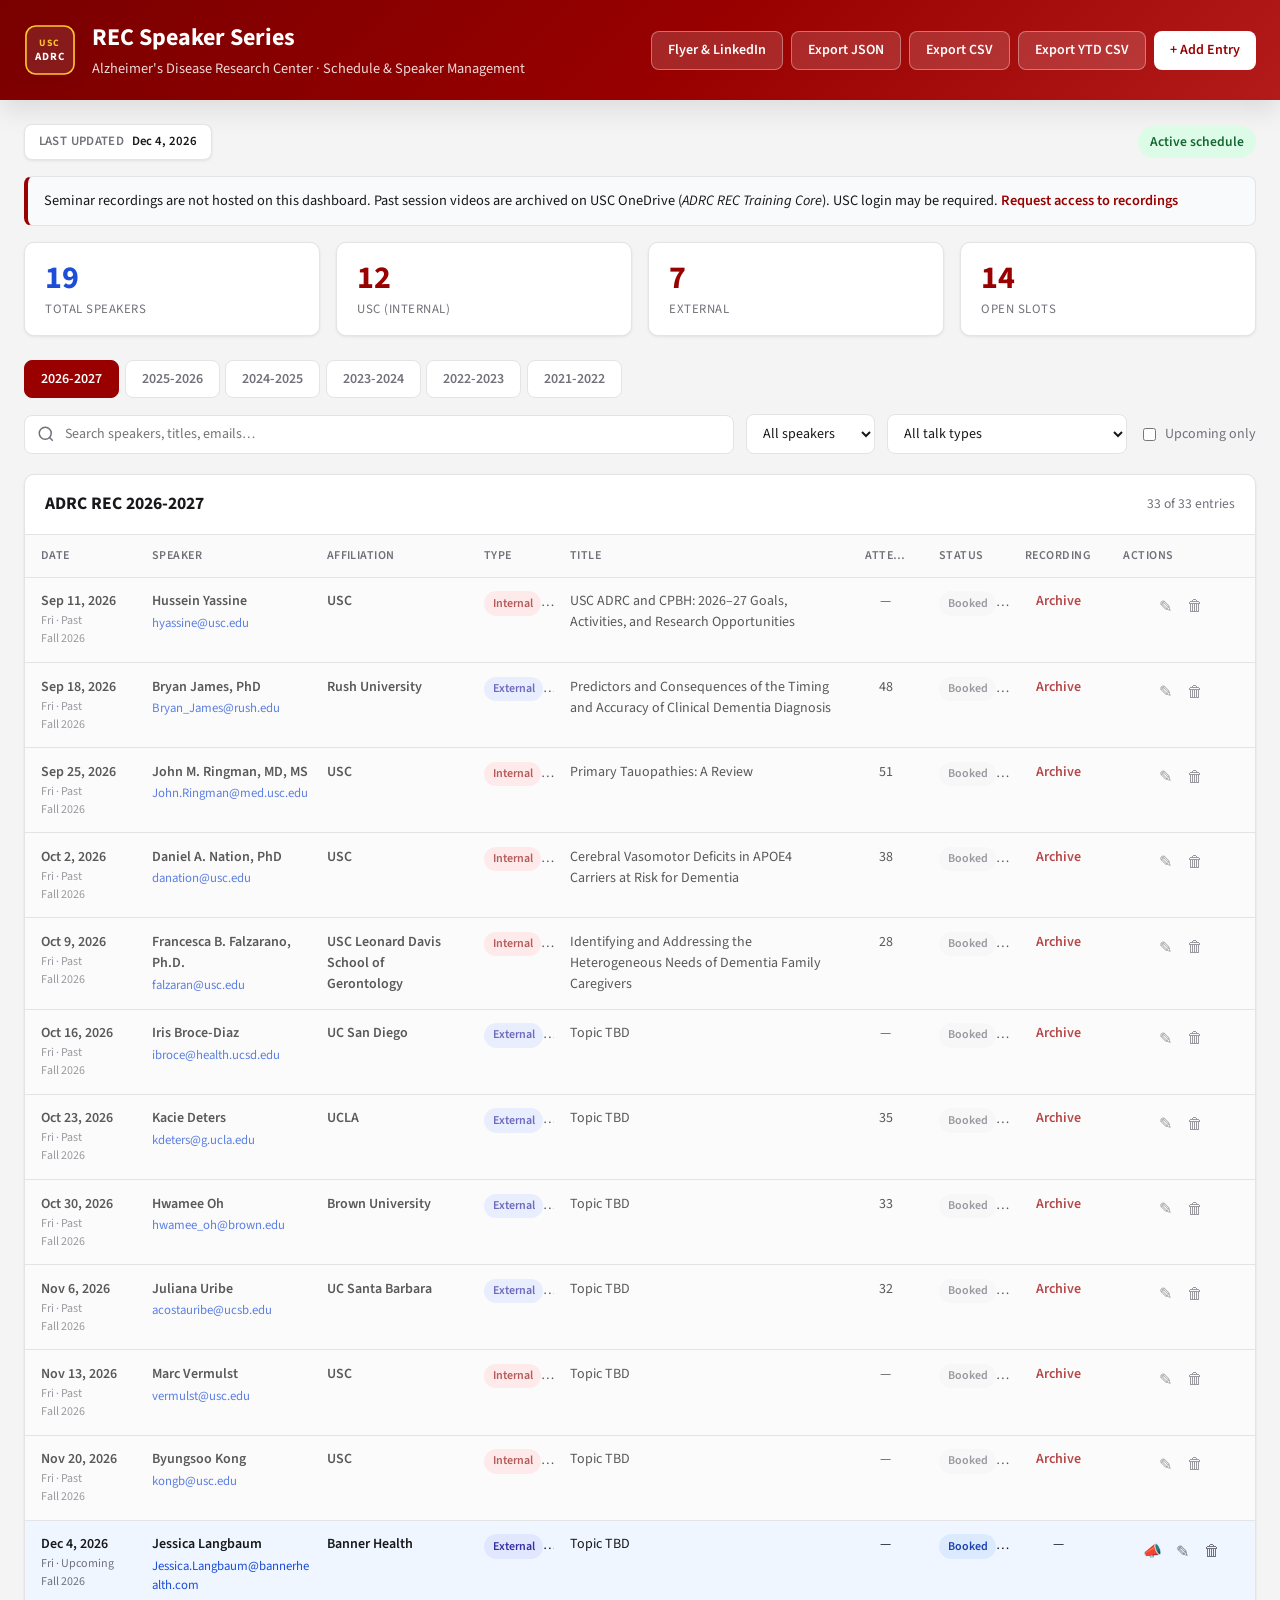
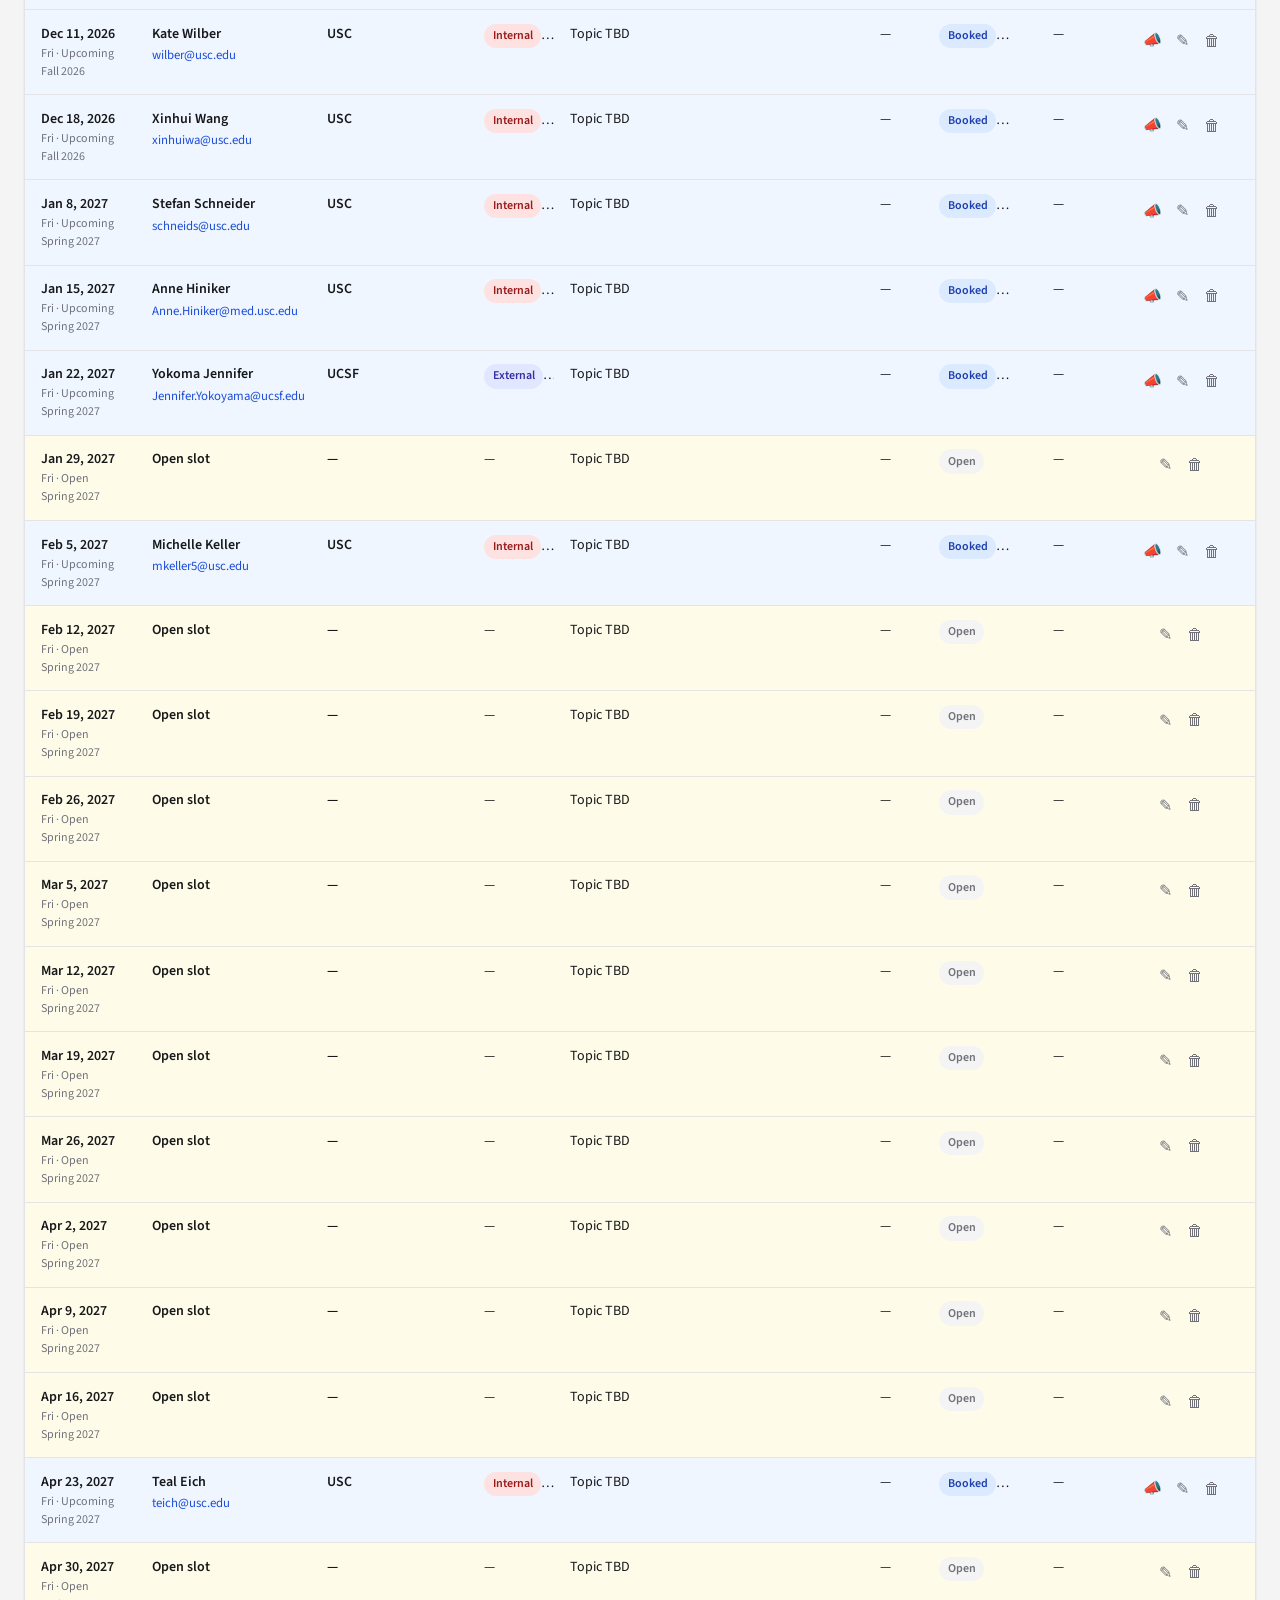
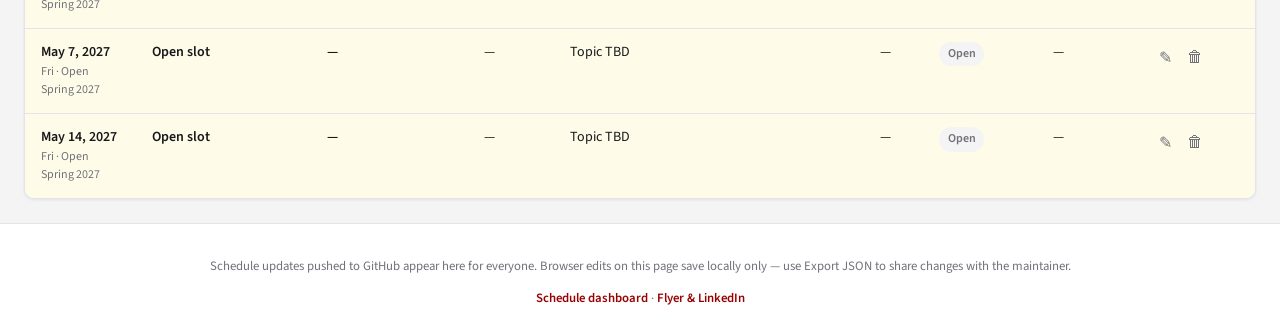
<file: index.html>
<!DOCTYPE html>
<html lang="en">
<head>
  <meta charset="UTF-8">
  <meta name="viewport" content="width=device-width, initial-scale=1.0">
  <meta http-equiv="Cache-Control" content="no-cache, no-store, must-revalidate">
  <meta http-equiv="Pragma" content="no-cache">
  <meta http-equiv="Expires" content="0">
  <title>ADRC REC Speaker Series Dashboard</title>
  <link rel="stylesheet" href="css/styles.css?v=16">
  <link rel="preconnect" href="https://fonts.googleapis.com">
  <link rel="preconnect" href="https://fonts.gstatic.com" crossorigin>
  <link href="https://fonts.googleapis.com/css2?family=Source+Sans+3:wght@400;500;600;700&display=swap" rel="stylesheet">
</head>
<body>
  <div class="app">
    <header class="header">
      <div class="header-content">
        <div class="header-brand">
          <div class="brand-mark brand-mark-sm" role="img" aria-label="USC ADRC">
            <svg class="brand-mark-svg" viewBox="0 0 80 80" xmlns="http://www.w3.org/2000/svg" aria-hidden="true">
              <rect x="3" y="3" width="74" height="74" rx="15" fill="rgba(255,255,255,0.1)" stroke="#FFC72C" stroke-width="2.5"/>
              <text x="40" y="34" text-anchor="middle" fill="#FFC72C" font-family="'Source Sans 3', system-ui, sans-serif" font-size="15" font-weight="700" letter-spacing="3">USC</text>
              <text x="40" y="56" text-anchor="middle" fill="#FFFFFF" font-family="'Source Sans 3', system-ui, sans-serif" font-size="17" font-weight="700" letter-spacing="1.5">ADRC</text>
            </svg>
          </div>
          <div>
            <h1>REC Speaker Series</h1>
            <p class="subtitle">Alzheimer's Disease Research Center · Schedule &amp; Speaker Management</p>
          </div>
        </div>
        <div class="header-actions">
          <a href="marketing.html" class="btn btn-secondary" id="nav-marketing">Flyer &amp; LinkedIn</a>
          <button type="button" class="btn btn-secondary" id="btn-export-json" title="Download JSON backup">Export JSON</button>
          <button type="button" class="btn btn-secondary" id="btn-export-csv" title="Download full-year CSV for the selected season">Export CSV</button>
          <button type="button" class="btn btn-secondary" id="btn-export-csv-ytd" title="Download year-to-date CSV (talks through today)">Export YTD CSV</button>
          <button type="button" class="btn btn-primary" id="btn-add-entry">+ Add Entry</button>
        </div>
      </div>
    </header>

    <main class="main">
      <div class="meta-row">
        <div class="last-updated-box" id="last-updated-box">
          <span class="last-updated-label">Last updated</span>
          <span class="last-updated-value" id="last-updated-value">—</span>
        </div>
        <div class="season-status" id="season-status"></div>
      </div>

      <div class="recordings-banner">
        Seminar recordings are not hosted on this dashboard. Past session videos are archived on USC OneDrive
        (<em>ADRC REC Training Core</em>). USC login may be required.
        <a id="recordings-access-link" href="mailto:nikkhahb@usc.edu">Request access to recordings</a>
      </div>

      <section class="stats-bar" id="stats-bar"></section>

      <section class="controls">
        <div class="year-tabs" id="year-tabs" role="tablist"></div>
        <div class="filters">
          <div class="search-box">
            <svg width="18" height="18" viewBox="0 0 24 24" fill="none" stroke="currentColor" stroke-width="2">
              <circle cx="11" cy="11" r="8"/><path d="m21 21-4.3-4.3"/>
            </svg>
            <input type="search" id="search-input" placeholder="Search speakers, titles, emails…" autocomplete="off">
          </div>
          <select id="filter-speaker-type" class="filter-select">
            <option value="">All speakers</option>
            <option value="Internal">USC (Internal)</option>
            <option value="External">External</option>
          </select>
          <select id="filter-type" class="filter-select">
            <option value="">All talk types</option>
          </select>
          <label class="toggle-label">
            <input type="checkbox" id="upcoming-only">
            Upcoming only
          </label>
        </div>
      </section>

      <section class="schedule-section">
        <div class="section-header">
          <h2 id="year-title">Schedule</h2>
          <span class="entry-count" id="entry-count"></span>
        </div>
        <div class="table-wrap">
          <table class="schedule-table" id="schedule-table">
            <thead>
              <tr>
                <th class="col-date">Date</th>
                <th class="col-speaker">Speaker</th>
                <th class="col-affiliation">Affiliation</th>
                <th class="col-type">Type</th>
                <th class="col-title">Title</th>
                <th class="col-attendance">Attendance</th>
                <th class="col-status">Status</th>
                <th class="col-recording">Recording</th>
                <th class="col-actions actions-col">Actions</th>
              </tr>
            </thead>
            <tbody id="schedule-body"></tbody>
          </table>
          <div class="empty-state hidden" id="empty-state">
            <p>No entries match your filters.</p>
            <button type="button" class="btn btn-primary" id="btn-add-from-empty">Add a speaker</button>
          </div>
        </div>
      </section>
    </main>

    <footer class="footer">
      <p>Schedule updates pushed to GitHub appear here for everyone. Browser edits on this page save locally only — use Export JSON to share changes with the maintainer.</p>
      <p class="footer-links">
        <a href="https://husseinyassinemd.github.io/adrc-rec-speaker-series/" target="_blank" rel="noopener noreferrer">Schedule dashboard</a>
        ·
        <a href="https://husseinyassinemd.github.io/adrc-rec-speaker-series/marketing.html" target="_blank" rel="noopener noreferrer">Flyer &amp; LinkedIn</a>
      </p>
    </footer>
  </div>

  <!-- Entry Modal -->
  <div class="modal-overlay hidden" id="modal-overlay">
    <div class="modal" role="dialog" aria-labelledby="modal-title">
      <div class="modal-header">
        <h3 id="modal-title">Add Entry</h3>
        <button type="button" class="modal-close" id="modal-close" aria-label="Close">&times;</button>
      </div>
      <form id="entry-form" class="modal-body">
        <input type="hidden" id="entry-id">
        <input type="hidden" id="entry-year">

        <div class="form-row">
          <label class="form-label" for="entry-name">Speaker name</label>
          <input type="text" id="entry-name" class="form-input" placeholder="Dr. Jane Smith">
        </div>

        <div class="form-row">
          <label class="form-label" for="entry-email">Email</label>
          <input type="email" id="entry-email" class="form-input" placeholder="name@usc.edu">
        </div>

        <div class="form-row">
          <label class="form-label" for="entry-affiliation">University affiliation</label>
          <input type="text" id="entry-affiliation" class="form-input" placeholder="e.g. USC, UCLA, Mayo Clinic">
        </div>

        <div class="form-row">
          <label class="form-label" for="entry-speaker-type">Speaker type</label>
          <select id="entry-speaker-type" class="form-input">
            <option value="">— Auto-detect from email —</option>
            <option value="Internal">Internal (USC)</option>
            <option value="External">External</option>
          </select>
        </div>

        <div class="form-row">
          <label class="form-label" for="entry-date">Date</label>
          <input type="date" id="entry-date" class="form-input" required>
        </div>

        <div class="form-row">
          <label class="form-label" for="entry-title">Title / notes</label>
          <textarea id="entry-title" class="form-input" rows="3" placeholder="Talk title or holiday note"></textarea>
        </div>

        <div class="form-row">
          <label class="form-label" for="entry-talk-type">Talk type</label>
          <select id="entry-talk-type" class="form-input">
            <option value="">— Select —</option>
            <option value="Invited Speaker">Invited Speaker</option>
            <option value="External Speaker">External Speaker</option>
            <option value="Career Development">Career Development</option>
            <option value="Case Conference">Case Conference</option>
            <option value="National Webinar">National Webinar</option>
            <option value="Journal Club">Journal Club</option>
            <option value="Other">Other (custom)</option>
          </select>
        </div>

        <div class="form-row hidden" id="custom-type-row">
          <label class="form-label" for="entry-talk-type-custom">Custom talk type</label>
          <input type="text" id="entry-talk-type-custom" class="form-input" placeholder="e.g. Invited Speaker [by Dr. Ringman]">
        </div>

        <div class="form-row">
          <label class="form-label" for="entry-recording-url">Recording link <span class="form-optional">(optional)</span></label>
          <input type="url" id="entry-recording-url" class="form-input" placeholder="Paste OneDrive link for this talk's video">
          <p class="form-hint">Past talks without a direct link show an Archive button to the shared OneDrive folder.</p>
        </div>

        <fieldset class="form-fieldset">
          <legend class="form-legend">Marketing / flyer</legend>

          <div class="form-row">
            <label class="form-label" for="entry-professional-title">Professional title</label>
            <input type="text" id="entry-professional-title" class="form-input" placeholder="Associate Professor of Neurology">
          </div>

          <div class="form-row">
            <label class="form-label" for="entry-headshot-url">Headshot URL</label>
            <input type="url" id="entry-headshot-url" class="form-input" placeholder="https://… photo link for flyer">
          </div>

          <div class="form-row">
            <label class="form-label" for="entry-meeting-link">Zoom / registration link</label>
            <input type="url" id="entry-meeting-link" class="form-input" placeholder="https://usc.zoom.us/j/…">
          </div>

          <div class="form-row">
            <label class="form-label" for="entry-meeting-time">Meeting time</label>
            <input type="text" id="entry-meeting-time" class="form-input" placeholder="Fridays · 1:00–2:00 PM Pacific Time">
          </div>

          <div class="form-row">
            <label class="form-label" for="entry-zoom-passcode">Zoom passcode <span class="form-optional">(optional)</span></label>
            <input type="text" id="entry-zoom-passcode" class="form-input" placeholder="e.g. 615802" inputmode="numeric">
          </div>

          <div class="form-row">
            <label class="form-label" for="entry-flyer-bio">Flyer description <span class="form-optional">(optional)</span></label>
            <textarea id="entry-flyer-bio" class="form-input" rows="4" placeholder="Speaker bio for seminar flyer"></textarea>
          </div>

          <div class="form-row">
            <label class="form-label" for="entry-attendance">Attendance <span class="form-optional">(optional)</span></label>
            <input type="number" id="entry-attendance" class="form-input" min="0" step="1" placeholder="Live attendees">
          </div>
        </fieldset>

        <div class="modal-footer">
          <button type="button" class="btn btn-danger hidden" id="btn-delete-entry">Delete</button>
          <div class="modal-footer-right">
            <button type="button" class="btn btn-secondary" id="btn-cancel">Cancel</button>
            <button type="submit" class="btn btn-primary">Save</button>
          </div>
        </div>
      </form>
    </div>
  </div>

  <div class="toast hidden" id="toast"></div>

  <script src="js/data-loader.js?v=2"></script>
  <script src="js/app.js?v=17"></script>
</body>
</html>
</file>
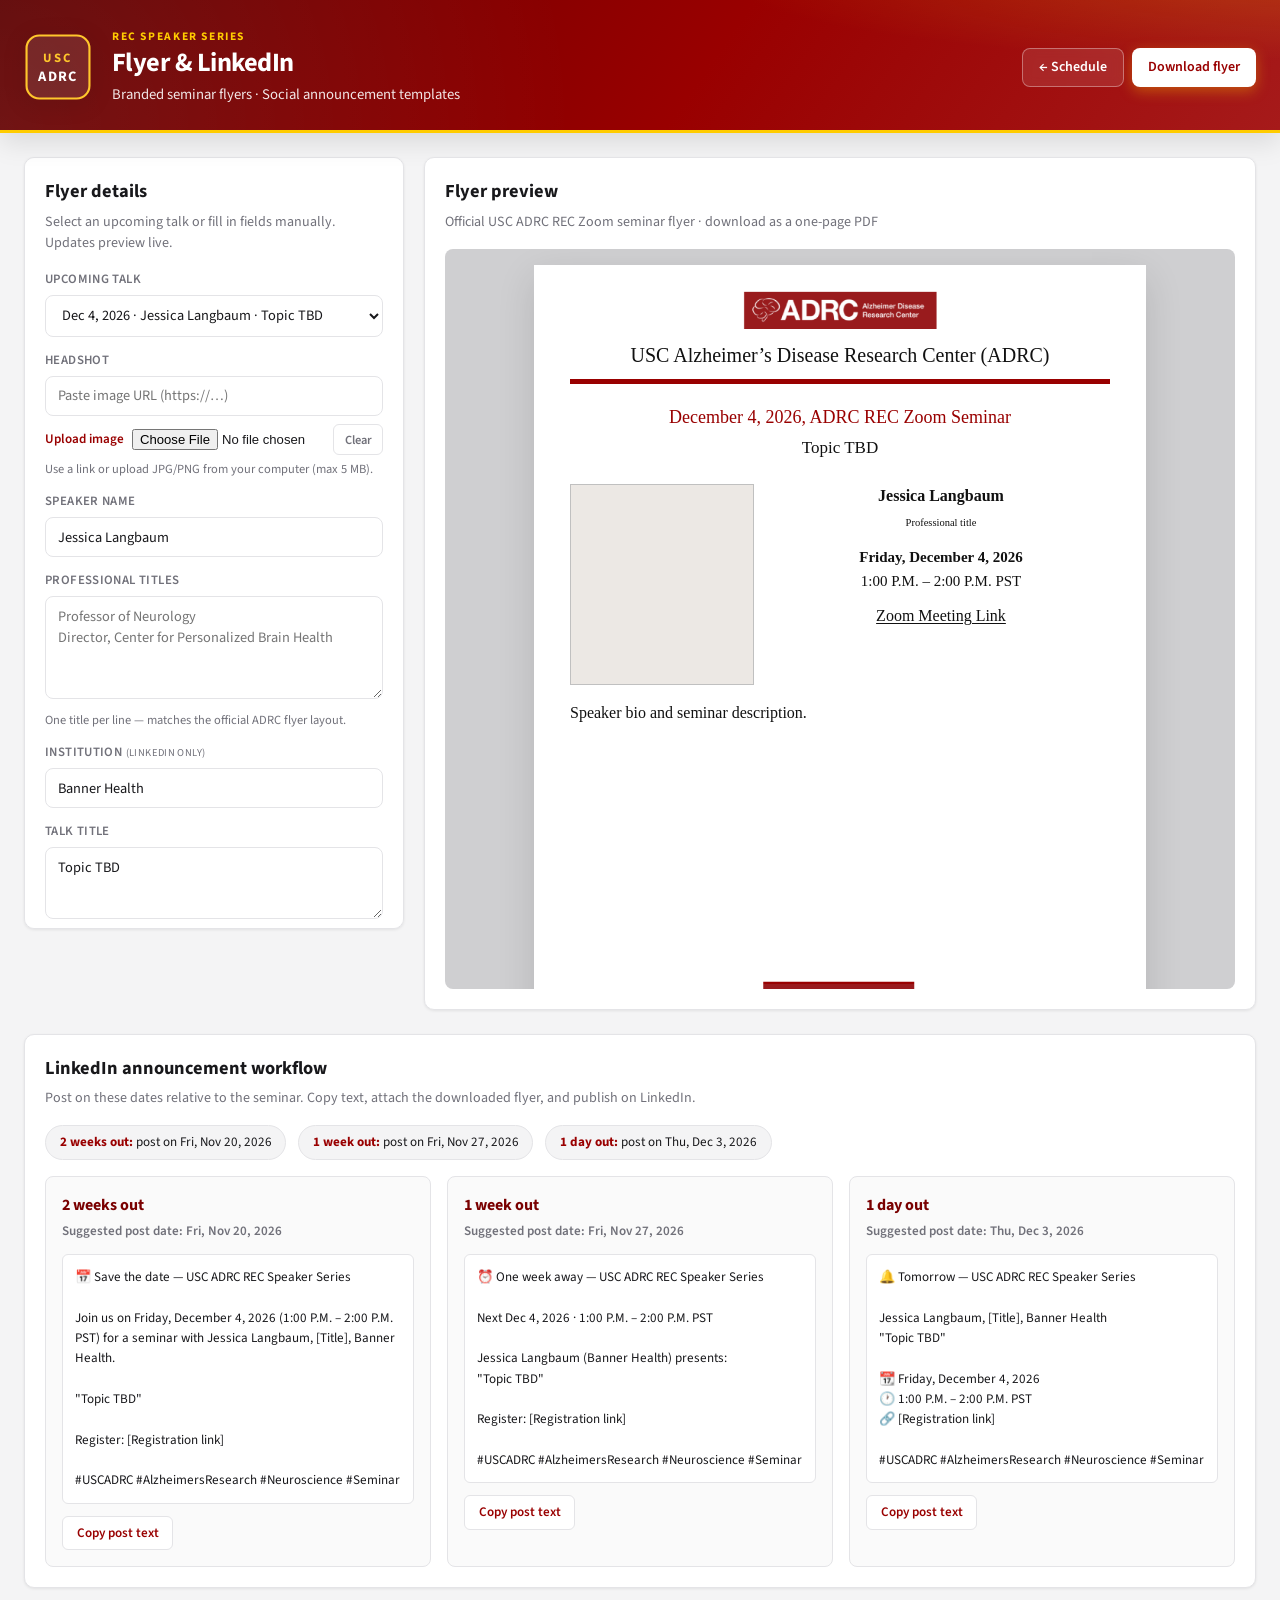
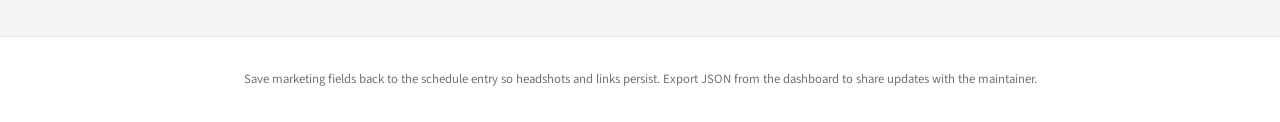
<file: marketing.html>
<!DOCTYPE html>
<html lang="en">
<head>
  <meta charset="UTF-8">
  <meta name="viewport" content="width=device-width, initial-scale=1.0">
  <title>Flyer &amp; LinkedIn · ADRC REC Speaker Series</title>
  <link rel="stylesheet" href="css/styles.css">
  <link rel="stylesheet" href="css/marketing.css?v=21">
  <link rel="preconnect" href="https://fonts.googleapis.com">
  <link rel="preconnect" href="https://fonts.gstatic.com" crossorigin>
  <link href="https://fonts.googleapis.com/css2?family=Source+Sans+3:wght@400;500;600;700&display=swap" rel="stylesheet">
</head>
<body>
  <div class="app">
    <header class="header header-marketing">
      <div class="header-marketing-bg" aria-hidden="true"></div>
      <div class="header-content">
        <div class="header-brand">
          <div class="brand-mark" role="img" aria-label="USC Alzheimer Disease Research Center">
            <svg class="brand-mark-svg" viewBox="0 0 80 80" xmlns="http://www.w3.org/2000/svg" aria-hidden="true">
              <rect x="3" y="3" width="74" height="74" rx="15" fill="rgba(255,255,255,0.1)" stroke="#FFC72C" stroke-width="2.5"/>
              <text x="40" y="34" text-anchor="middle" fill="#FFC72C" font-family="'Source Sans 3', system-ui, sans-serif" font-size="15" font-weight="700" letter-spacing="3">USC</text>
              <text x="40" y="56" text-anchor="middle" fill="#FFFFFF" font-family="'Source Sans 3', system-ui, sans-serif" font-size="17" font-weight="700" letter-spacing="1.5">ADRC</text>
            </svg>
          </div>
          <div class="header-titles">
            <p class="header-eyebrow">REC Speaker Series</p>
            <h1>Flyer &amp; LinkedIn</h1>
            <p class="subtitle">Branded seminar flyers · Social announcement templates</p>
          </div>
        </div>
        <div class="header-actions">
          <a href="index.html" class="btn btn-ghost" id="nav-schedule">← Schedule</a>
          <button type="button" class="btn btn-primary btn-glow" id="btn-download-flyer">Download flyer</button>
        </div>
      </div>
    </header>

    <main class="main marketing-main">
      <div class="marketing-layout">
        <section class="marketing-controls panel">
          <h2>Flyer details</h2>
          <p class="panel-intro">Select an upcoming talk or fill in fields manually. Updates preview live.</p>

          <div class="form-row">
            <label class="form-label" for="select-talk">Upcoming talk</label>
            <select id="select-talk" class="form-input"></select>
          </div>

          <div class="form-row">
            <label class="form-label" for="flyer-headshot">Headshot</label>
            <div class="headshot-options">
              <input type="url" id="flyer-headshot" class="form-input" placeholder="Paste image URL (https://…)">
              <div class="headshot-upload-row">
                <label class="headshot-file-label" for="flyer-headshot-file">Upload image</label>
                <input type="file" id="flyer-headshot-file" class="headshot-file-input" accept="image/*">
                <button type="button" class="btn-clear-headshot" id="btn-clear-headshot">Clear</button>
              </div>
            </div>
            <p class="form-hint">Use a link or upload JPG/PNG from your computer (max 5 MB).</p>
          </div>

          <div class="form-row">
            <label class="form-label" for="flyer-name">Speaker name</label>
            <input type="text" id="flyer-name" class="form-input" placeholder="Dr. Jane Smith">
          </div>

          <div class="form-row">
            <label class="form-label" for="flyer-prof-title">Professional titles</label>
            <textarea id="flyer-prof-title" class="form-input" rows="4" placeholder="Professor of Neurology&#10;Director, Center for Personalized Brain Health"></textarea>
            <p class="form-hint">One title per line — matches the official ADRC flyer layout.</p>
          </div>

          <div class="form-row">
            <label class="form-label" for="flyer-institution">Institution <span class="form-optional">(LinkedIn only)</span></label>
            <input type="text" id="flyer-institution" class="form-input" placeholder="USC Keck School of Medicine">
          </div>

          <div class="form-row">
            <label class="form-label" for="flyer-talk-title">Talk title</label>
            <textarea id="flyer-talk-title" class="form-input" rows="2" placeholder="Final talk title"></textarea>
          </div>

          <div class="form-row">
            <label class="form-label" for="flyer-bio">Speaker / talk description</label>
            <textarea id="flyer-bio" class="form-input" rows="8" placeholder="Brief bio and what the seminar will cover…"></textarea>
            <p class="form-hint">Any length is fine — text auto-shrinks to fit one page (no character limit).</p>
          </div>

          <div class="form-row form-row-split">
            <div>
              <label class="form-label" for="flyer-date">Date</label>
              <input type="date" id="flyer-date" class="form-input">
            </div>
            <div>
              <label class="form-label" for="flyer-time">Time</label>
              <input type="text" id="flyer-time" class="form-input" value="1:00 P.M. – 2:00 P.M. PST">
            </div>
          </div>

          <div class="form-row">
            <label class="form-label" for="flyer-link">Zoom meeting link</label>
            <input type="url" id="flyer-link" class="form-input" placeholder="https://usc.zoom.us/j/…">
          </div>

          <button type="button" class="btn btn-secondary btn-block" id="btn-save-to-entry">Save marketing fields to schedule entry</button>
        </section>

        <section class="flyer-preview-panel panel">
          <h2>Flyer preview</h2>
          <p class="panel-intro">Official USC ADRC REC Zoom seminar flyer · download as a one-page PDF</p>
          <div class="flyer-preview-wrap">
            <article class="flyer flyer-seminar" id="flyer" aria-label="Seminar flyer preview">
              <div class="flyer-sheet">
                <header class="flyer-seminar-header">
                  <img
                    src="assets/flyer-adrc-header-render.png"
                    alt="ADRC Alzheimer Disease Research Center"
                    class="flyer-adrc-logo"
                  >
                  <h1 class="flyer-org-title">USC Alzheimer&rsquo;s Disease Research Center (ADRC)</h1>
                  <div class="flyer-rule-thick" aria-hidden="true"></div>
                </header>

                <section class="flyer-event">
                  <p class="flyer-event-line" id="flyer-preview-event-line">September 11, 2026, ADRC REC Zoom Seminar</p>
                  <h2 class="flyer-seminar-title" id="flyer-preview-talk-title">Talk title</h2>
                </section>

                <section class="flyer-speaker-block">
                  <div class="flyer-speaker-photo">
                    <img id="flyer-headshot-img" class="flyer-headshot" alt="" hidden>
                    <div id="flyer-headshot-placeholder" class="flyer-headshot-placeholder" aria-hidden="true">
                      <span>Speaker photo</span>
                    </div>
                  </div>
                  <div class="flyer-speaker-info">
                    <h3 class="flyer-speaker-name" id="flyer-preview-name">Speaker Name, MD</h3>
                    <div class="flyer-speaker-titles" id="flyer-preview-titles"></div>
                    <p class="flyer-speaker-date" id="flyer-preview-date">Friday, September 11, 2026</p>
                    <p class="flyer-speaker-time" id="flyer-preview-time">1:00 P.M. – 2:00 P.M. PST</p>
                    <p class="flyer-zoom-link" id="flyer-preview-link">Zoom Meeting Link</p>
                  </div>
                </section>

                <section class="flyer-bio">
                  <p id="flyer-preview-bio">Speaker bio and seminar description.</p>
                </section>

                <footer class="flyer-seminar-footer">
                  <img
                    src="assets/flyer-usc-footer-full.png"
                    alt="University of Southern California"
                    class="flyer-footer-strip"
                  >
                </footer>
              </div>
            </article>
          </div>
        </section>
      </div>

      <section class="linkedin-section panel">
        <h2>LinkedIn announcement workflow</h2>
        <p class="panel-intro">Post on these dates relative to the seminar. Copy text, attach the downloaded flyer, and publish on LinkedIn.</p>

        <div class="linkedin-dates" id="linkedin-dates"></div>

        <div class="linkedin-cards" id="linkedin-cards"></div>
      </section>
    </main>

    <footer class="footer">
      <p>Save marketing fields back to the schedule entry so headshots and links persist. Export JSON from the dashboard to share updates with the maintainer.</p>
    </footer>
  </div>

  <div class="toast hidden" id="toast"></div>

  <script src="js/vendor/html2canvas.min.js?v=1"></script>
  <script src="js/vendor/jspdf.umd.min.js?v=1"></script>
  <script src="js/data-loader.js?v=1"></script>
  <script src="js/marketing.js?v=22"></script>
</body>
</html>
</file>
<file: css/styles.css>
:root {
  --cardinal: #990000;
  --cardinal-dark: #7a0000;
  --cardinal-light: #b31b1b;
  --gold: #ffcc00;
  --bg: #f4f4f5;
  --surface: #ffffff;
  --border: #e4e4e7;
  --text: #18181b;
  --text-muted: #71717a;
  --success: #16a34a;
  --warning: #ca8a04;
  --danger: #dc2626;
  --blocked: #78716c;
  --upcoming: #1d4ed8;
  --shadow: 0 1px 3px rgba(0, 0, 0, 0.08);
  --shadow-lg: 0 10px 25px rgba(0, 0, 0, 0.1);
  --radius: 10px;
  --font: 'Source Sans 3', system-ui, -apple-system, sans-serif;
}

*, *::before, *::after { box-sizing: border-box; }

body {
  margin: 0;
  font-family: var(--font);
  background: var(--bg);
  color: var(--text);
  line-height: 1.5;
  min-height: 100vh;
}

.app { min-height: 100vh; display: flex; flex-direction: column; }

/* Header */
.header {
  background: linear-gradient(135deg, var(--cardinal-dark) 0%, var(--cardinal) 55%, var(--cardinal-light) 100%);
  color: white;
  padding: 1.25rem 1.5rem;
  box-shadow: var(--shadow-lg);
}

.header-content {
  max-width: 1280px;
  margin: 0 auto;
  display: flex;
  align-items: center;
  justify-content: space-between;
  gap: 1rem;
  flex-wrap: wrap;
}

.header-brand { display: flex; align-items: center; gap: 1rem; }

.header-logo {
  width: 52px;
  height: 52px;
  background: rgba(255, 255, 255, 0.15);
  border: 2px solid var(--gold);
  border-radius: 12px;
  display: flex;
  align-items: center;
  justify-content: center;
  font-weight: 700;
  font-size: 0.85rem;
  letter-spacing: 0.05em;
}

.brand-mark {
  flex-shrink: 0;
  line-height: 0;
}

.brand-mark-svg {
  display: block;
  width: 3.25rem;
  height: 3.25rem;
  filter: drop-shadow(0 3px 8px rgba(0, 0, 0, 0.2));
}

.brand-mark-sm .brand-mark-svg {
  width: 3.25rem;
  height: 3.25rem;
}

.header h1 {
  margin: 0;
  font-size: 1.5rem;
  font-weight: 700;
}

.subtitle {
  margin: 0.15rem 0 0;
  opacity: 0.85;
  font-size: 0.9rem;
}

.header-actions { display: flex; gap: 0.5rem; flex-wrap: wrap; }

/* Buttons */
.btn {
  font-family: inherit;
  font-size: 0.875rem;
  font-weight: 600;
  padding: 0.5rem 1rem;
  border-radius: 8px;
  border: none;
  cursor: pointer;
  transition: background 0.15s, transform 0.1s;
  white-space: nowrap;
}

.btn:active { transform: scale(0.98); }

.btn-primary {
  background: white;
  color: var(--cardinal);
}

.btn-primary:hover { background: var(--gold); color: var(--text); }

.btn-secondary {
  background: rgba(255, 255, 255, 0.15);
  color: white;
  border: 1px solid rgba(255, 255, 255, 0.35);
}

.btn-secondary:hover { background: rgba(255, 255, 255, 0.25); }

.btn-danger {
  background: var(--danger);
  color: white;
}

.btn-danger:hover { background: #b91c1c; }

.btn-icon {
  background: none;
  border: none;
  cursor: pointer;
  padding: 0.35rem;
  border-radius: 6px;
  color: var(--text-muted);
  font-size: 1rem;
}

.btn-icon:hover { background: var(--bg); color: var(--cardinal); }

/* Main */
.main {
  flex: 1;
  max-width: 1280px;
  margin: 0 auto;
  padding: 1.5rem;
  width: 100%;
}

/* Meta row */
.meta-row {
  display: flex;
  align-items: center;
  justify-content: space-between;
  gap: 1rem;
  flex-wrap: wrap;
  margin-bottom: 1rem;
}

.last-updated-box {
  display: inline-flex;
  align-items: center;
  gap: 0.5rem;
  background: var(--surface);
  border: 1px solid var(--border);
  border-radius: 8px;
  padding: 0.45rem 0.85rem;
  font-size: 0.8rem;
  box-shadow: var(--shadow);
}

.last-updated-label {
  color: var(--text-muted);
  font-weight: 600;
  text-transform: uppercase;
  letter-spacing: 0.03em;
}

.last-updated-value {
  color: var(--text);
  font-weight: 600;
}

.season-status {
  font-size: 0.85rem;
  font-weight: 600;
  padding: 0.35rem 0.75rem;
  border-radius: 999px;
}

.season-status.active {
  background: #dcfce7;
  color: #166534;
}

.season-status.archive {
  background: #f4f4f5;
  color: var(--text-muted);
}

.recordings-banner {
  background: #f8fafc;
  border: 1px solid var(--border);
  border-left: 4px solid var(--cardinal);
  border-radius: 8px;
  padding: 0.85rem 1rem;
  margin-bottom: 1rem;
  font-size: 0.9rem;
  color: var(--text);
  line-height: 1.5;
}

.recordings-banner a {
  color: var(--cardinal);
  font-weight: 600;
  text-decoration: none;
  white-space: nowrap;
}

.recordings-banner a:hover { text-decoration: underline; }

/* Stats */
.stats-bar {
  display: grid;
  grid-template-columns: repeat(auto-fit, minmax(160px, 1fr));
  gap: 1rem;
  margin-bottom: 1.5rem;
}

.stat-card {
  background: var(--surface);
  border-radius: var(--radius);
  padding: 1rem 1.25rem;
  box-shadow: var(--shadow);
  border: 1px solid var(--border);
}

.stat-value {
  font-size: 2rem;
  font-weight: 700;
  color: var(--cardinal);
  line-height: 1.2;
  min-height: 2rem;
}

.stat-label {
  font-size: 0.8rem;
  color: var(--text-muted);
  text-transform: uppercase;
  letter-spacing: 0.04em;
  margin-top: 0.15rem;
}

.stat-card.highlight .stat-value { color: var(--upcoming); }

/* Controls */
.controls { margin-bottom: 1.25rem; }

.year-tabs {
  display: flex;
  gap: 0.35rem;
  flex-wrap: wrap;
  margin-bottom: 1rem;
}

.year-tab {
  font-family: inherit;
  font-size: 0.875rem;
  font-weight: 600;
  padding: 0.5rem 1rem;
  border-radius: 8px;
  border: 1px solid var(--border);
  background: var(--surface);
  color: var(--text-muted);
  cursor: pointer;
  transition: all 0.15s;
}

.year-tab:hover { border-color: var(--cardinal); color: var(--cardinal); }

.year-tab.active {
  background: var(--cardinal);
  border-color: var(--cardinal);
  color: white;
}

.filters {
  display: flex;
  gap: 0.75rem;
  flex-wrap: wrap;
  align-items: center;
}

.search-box {
  flex: 1;
  min-width: 220px;
  display: flex;
  align-items: center;
  gap: 0.5rem;
  background: var(--surface);
  border: 1px solid var(--border);
  border-radius: 8px;
  padding: 0.45rem 0.75rem;
  color: var(--text-muted);
}

.search-box input {
  flex: 1;
  border: none;
  outline: none;
  font-family: inherit;
  font-size: 0.875rem;
  background: transparent;
  color: var(--text);
}

.filter-select {
  font-family: inherit;
  font-size: 0.875rem;
  padding: 0.5rem 0.75rem;
  border-radius: 8px;
  border: 1px solid var(--border);
  background: var(--surface);
  color: var(--text);
  cursor: pointer;
}

.toggle-label {
  display: flex;
  align-items: center;
  gap: 0.4rem;
  font-size: 0.875rem;
  color: var(--text-muted);
  cursor: pointer;
  user-select: none;
}

/* Schedule table */
.schedule-section {
  background: var(--surface);
  border-radius: var(--radius);
  box-shadow: var(--shadow);
  border: 1px solid var(--border);
  overflow: hidden;
}

.section-header {
  display: flex;
  align-items: center;
  justify-content: space-between;
  padding: 1rem 1.25rem;
  border-bottom: 1px solid var(--border);
}

.section-header h2 {
  margin: 0;
  font-size: 1.1rem;
}

.entry-count {
  font-size: 0.85rem;
  color: var(--text-muted);
}

.table-wrap { overflow-x: auto; }

.schedule-table {
  width: 100%;
  border-collapse: collapse;
  font-size: 0.875rem;
  table-layout: fixed;
}

.col-date { width: 9%; }
.col-speaker { width: 15%; }
.col-affiliation { width: 12%; }
.col-type { width: 7%; }
.col-title { width: 24%; }
.col-attendance { width: 6%; text-align: center; }
.col-status { width: 7%; }

.attendance-cell {
  text-align: center;
  font-variant-numeric: tabular-nums;
  color: var(--text);
}
.col-recording { width: 8%; }
.col-actions { width: 7%; }

.schedule-table th,
.schedule-table td {
  overflow: hidden;
  text-overflow: ellipsis;
}

.schedule-table th.col-speaker,
.schedule-table td.speaker-cell {
  padding-right: 0.4rem;
}

.schedule-table th.col-affiliation,
.schedule-table td.affiliation-cell {
  padding-left: 0.4rem;
  padding-right: 0.4rem;
}

.schedule-table th {
  text-align: left;
  padding: 0.75rem 1rem;
  background: #fafafa;
  font-weight: 600;
  font-size: 0.75rem;
  text-transform: uppercase;
  letter-spacing: 0.04em;
  color: var(--text-muted);
  border-bottom: 1px solid var(--border);
  white-space: nowrap;
}

.schedule-table td {
  padding: 0.85rem 1rem;
  border-bottom: 1px solid var(--border);
  vertical-align: top;
}

.schedule-table tbody tr:last-child td { border-bottom: none; }

.schedule-table tbody tr:hover { background: #fafafa; }

.schedule-table tbody tr.row-upcoming {
  background: #eff6ff;
}

.schedule-table tbody tr.row-upcoming:hover { background: #dbeafe; }

.schedule-table tbody tr.row-past {
  background: #fafafa;
  opacity: 0.72;
}

.schedule-table tbody tr.row-past:hover { opacity: 0.85; }

.schedule-table tbody tr.row-blocked {
  background: #fafaf9;
  color: var(--blocked);
}

.schedule-table tbody tr.row-blocked td { font-style: italic; }

.date-cell { white-space: nowrap; font-weight: 600; min-width: 110px; }

.date-cell .day-name {
  display: block;
  font-size: 0.75rem;
  font-weight: 400;
  color: var(--text-muted);
}

.speaker-cell {
  max-width: 0;
  word-wrap: break-word;
}

.speaker-cell .speaker-name { font-weight: 600; }

.speaker-cell .speaker-email {
  display: block;
  font-size: 0.8rem;
  color: var(--text-muted);
  margin-top: 0.1rem;
}

.speaker-cell .speaker-email a {
  color: var(--upcoming);
  text-decoration: none;
}

.speaker-cell .speaker-email a:hover { text-decoration: underline; }

.title-cell {
  max-width: 0;
  word-wrap: break-word;
  white-space: normal;
}

.affiliation-cell {
  font-size: 0.875rem;
  max-width: 0;
  word-wrap: break-word;
  white-space: normal;
}

.affiliation-cell .affiliation-name { font-weight: 600; }

.type-badge {
  display: inline-block;
  font-size: 0.75rem;
  font-weight: 600;
  padding: 0.2rem 0.55rem;
  border-radius: 999px;
  background: #f4f4f5;
  color: var(--text-muted);
  white-space: nowrap;
}

.type-badge.invited { background: #fef3c7; color: #92400e; }
.type-badge.external { background: #dbeafe; color: #1e40af; }
.type-badge.career { background: #dcfce7; color: #166534; }
.type-badge.case { background: #f3e8ff; color: #6b21a8; }
.type-badge.blocked { background: #f5f5f4; color: var(--blocked); }
.type-badge.internal { background: #fee2e2; color: #991b1b; }
.type-badge.external { background: #e0e7ff; color: #3730a3; }

.type-cell { white-space: nowrap; }

.recording-cell {
  white-space: nowrap;
  text-align: center;
}

.recording-link {
  color: var(--cardinal);
  font-weight: 600;
  text-decoration: none;
}

.recording-link:hover { text-decoration: underline; }

.form-optional {
  font-weight: 400;
  color: var(--text-muted);
}

.form-hint {
  margin: 0.35rem 0 0;
  font-size: 0.8rem;
  color: var(--text-muted);
  line-height: 1.4;
}

.form-fieldset {
  border: 1px solid var(--border);
  border-radius: 8px;
  padding: 0.75rem 1rem 0.5rem;
  margin: 0.5rem 0 0;
}

.form-legend {
  font-size: 0.8rem;
  font-weight: 700;
  text-transform: uppercase;
  letter-spacing: 0.04em;
  color: var(--text-muted);
  padding: 0 0.35rem;
}

.btn-flyer {
  text-decoration: none;
  font-size: 0.95rem;
}

.header-actions a.btn {
  text-decoration: none;
  display: inline-flex;
  align-items: center;
}

.schedule-table tbody tr.row-open {
  background: #fefce8;
}

.schedule-table tbody tr.row-open:hover { background: #fef9c3; }

.type-badge.scheduled { background: #dbeafe; color: #1e40af; }

.actions-col { width: 100px; text-align: center; }

.row-actions {
  display: flex;
  gap: 0.2rem;
  align-items: center;
  justify-content: center;
}

.empty-state {
  text-align: center;
  padding: 3rem 1rem;
  color: var(--text-muted);
}

.empty-state p { margin-bottom: 1rem; }

.empty-state a {
  color: var(--cardinal);
  font-weight: 600;
}

.hidden { display: none !important; }

/* Footer */
.footer {
  text-align: center;
  padding: 1.25rem;
  font-size: 0.8rem;
  color: var(--text-muted);
  border-top: 1px solid var(--border);
  background: var(--surface);
}

.footer code {
  background: var(--bg);
  padding: 0.15rem 0.4rem;
  border-radius: 4px;
  font-size: 0.75rem;
}

.footer-links {
  margin: 0.65rem 0 0;
}

.footer-links a {
  color: var(--cardinal);
  font-weight: 600;
  text-decoration: none;
}

.footer-links a:hover {
  text-decoration: underline;
}

/* Modal */
.modal-overlay {
  position: fixed;
  inset: 0;
  background: rgba(0, 0, 0, 0.45);
  display: flex;
  align-items: center;
  justify-content: center;
  padding: 1rem;
  z-index: 1000;
}

.modal {
  background: var(--surface);
  border-radius: var(--radius);
  width: 100%;
  max-width: 520px;
  max-height: 90vh;
  overflow-y: auto;
  box-shadow: var(--shadow-lg);
}

.modal-header {
  display: flex;
  align-items: center;
  justify-content: space-between;
  padding: 1rem 1.25rem;
  border-bottom: 1px solid var(--border);
}

.modal-header h3 { margin: 0; font-size: 1.1rem; }

.modal-close {
  background: none;
  border: none;
  font-size: 1.5rem;
  cursor: pointer;
  color: var(--text-muted);
  line-height: 1;
  padding: 0.25rem;
}

.modal-close:hover { color: var(--text); }

.modal-body { padding: 1.25rem; }

.form-row { margin-bottom: 1rem; }

.form-label {
  display: block;
  font-size: 0.8rem;
  font-weight: 600;
  margin-bottom: 0.35rem;
  color: var(--text-muted);
  text-transform: uppercase;
  letter-spacing: 0.03em;
}

.form-input {
  width: 100%;
  font-family: inherit;
  font-size: 0.9rem;
  padding: 0.55rem 0.75rem;
  border: 1px solid var(--border);
  border-radius: 8px;
  background: white;
  color: var(--text);
}

.form-input:focus {
  outline: none;
  border-color: var(--cardinal);
  box-shadow: 0 0 0 3px rgba(153, 0, 0, 0.12);
}

textarea.form-input { resize: vertical; min-height: 72px; }

.modal-footer {
  display: flex;
  align-items: center;
  justify-content: space-between;
  padding-top: 0.5rem;
  border-top: 1px solid var(--border);
  margin-top: 0.5rem;
}

.modal-footer-right { display: flex; gap: 0.5rem; margin-left: auto; }

/* Toast */
.toast {
  position: fixed;
  bottom: 1.5rem;
  right: 1.5rem;
  background: var(--text);
  color: white;
  padding: 0.75rem 1.25rem;
  border-radius: 8px;
  font-size: 0.875rem;
  font-weight: 500;
  box-shadow: var(--shadow-lg);
  z-index: 2000;
  animation: slideIn 0.25s ease;
}

.toast.success { background: var(--success); }

@keyframes slideIn {
  from { transform: translateY(1rem); opacity: 0; }
  to { transform: translateY(0); opacity: 1; }
}

/* Responsive */
@media (max-width: 768px) {
  .header-content { flex-direction: column; align-items: flex-start; }
  .header-actions { width: 100%; }
  .header-actions .btn { flex: 1; text-align: center; }
  .actions-col { display: none; }
  .schedule-table th:last-child,
  .schedule-table td:last-child { display: none; }
}
</file>
<file: css/marketing.css>
.marketing-main {
  max-width: none;
  width: 100%;
  box-sizing: border-box;
}

.main.marketing-main {
  max-width: none;
}

.marketing-layout {
  display: grid;
  grid-template-columns: minmax(300px, 380px) minmax(0, 1fr);
  gap: 1.25rem;
  margin-bottom: 1.5rem;
  align-items: start;
}

.marketing-controls {
  max-height: calc(100vh - 8rem);
  overflow-y: auto;
}

.flyer-preview-panel {
  position: sticky;
  top: 1rem;
  min-width: 0;
}

/* Marketing header */
.header-marketing {
  position: relative;
  overflow: hidden;
  padding: 1.75rem 1.5rem 1.5rem;
  border-bottom: 3px solid var(--gold);
  background: linear-gradient(125deg, #5c0000 0%, var(--cardinal-dark) 25%, var(--cardinal) 55%, #a61a1a 100%);
}

.header-marketing-bg {
  position: absolute;
  inset: 0;
  background:
    radial-gradient(ellipse 80% 120% at 100% -20%, rgba(255, 204, 0, 0.18), transparent 55%),
    radial-gradient(circle at 0% 100%, rgba(255, 255, 255, 0.08), transparent 45%);
  pointer-events: none;
}

.header-marketing .header-content {
  position: relative;
  z-index: 1;
  max-width: 1400px;
}

.header-marketing .header-brand {
  align-items: center;
  gap: 1.25rem;
}

.brand-mark {
  flex-shrink: 0;
  line-height: 0;
}

.brand-mark-svg {
  display: block;
  width: 4.25rem;
  height: 4.25rem;
  filter: drop-shadow(0 4px 10px rgba(0, 0, 0, 0.25));
}

.header-titles { min-width: 0; }

.header-eyebrow {
  margin: 0 0 0.2rem;
  font-size: 0.72rem;
  font-weight: 700;
  letter-spacing: 0.14em;
  text-transform: uppercase;
  color: var(--gold);
}

.header-marketing h1 {
  font-size: 1.65rem;
  font-weight: 700;
  letter-spacing: -0.02em;
  line-height: 1.15;
}

.header-marketing .subtitle {
  margin-top: 0.35rem;
  font-size: 0.92rem;
  opacity: 0.9;
  max-width: 28rem;
}

.header-marketing .btn-ghost {
  background: rgba(255, 255, 255, 0.1);
  color: white;
  border: 1px solid rgba(255, 255, 255, 0.35);
  backdrop-filter: blur(6px);
  text-decoration: none;
  display: inline-flex;
  align-items: center;
}

.header-marketing .btn-ghost:hover {
  background: rgba(255, 255, 255, 0.2);
  border-color: rgba(255, 255, 255, 0.5);
}

.header-marketing .btn-glow {
  box-shadow: 0 4px 14px rgba(255, 204, 0, 0.35);
}

.header-marketing .btn-glow:hover {
  box-shadow: 0 6px 20px rgba(255, 204, 0, 0.45);
}

.panel {
  background: var(--surface);
  border: 1px solid var(--border);
  border-radius: var(--radius);
  padding: 1.25rem;
  box-shadow: var(--shadow);
}

.panel h2 {
  margin: 0 0 0.35rem;
  font-size: 1.15rem;
}

.panel-intro {
  margin: 0 0 1rem;
  color: var(--text-muted);
  font-size: 0.88rem;
}

.marketing-controls .form-row { margin-bottom: 0.85rem; }

.form-row-split {
  display: grid;
  grid-template-columns: 1fr 1fr;
  gap: 0.75rem;
}

.btn-block {
  width: 100%;
  margin-top: 0.5rem;
  background: var(--bg);
  color: var(--text);
  border: 1px solid var(--border);
}

.btn-block:hover { background: #ececee; }

.marketing-controls .btn-secondary {
  background: var(--bg);
  color: var(--text);
  border: 1px solid var(--border);
}

/* Flyer preview — official ADRC REC Zoom seminar template (612×792 pt) */
.flyer-preview-wrap {
  display: flex;
  justify-content: center;
  align-items: flex-start;
  padding: 1rem;
  background: #cfcfd1;
  border-radius: 8px;
  overflow: auto;
  max-height: calc(100vh - 10rem);
}

.flyer-seminar {
  flex-shrink: 0;
  background: #fff;
  box-shadow: 0 12px 36px rgba(0, 0, 0, 0.12);
}

.flyer-sheet {
  width: 612px;
  height: 792px;
  box-sizing: border-box;
  padding: 26px 36px 18px;
  display: flex;
  flex-direction: column;
  font-family: 'Times New Roman', Times, Georgia, serif;
  font-size: 16px;
  line-height: 1.35;
  color: #111;
  background: #fff;
  overflow: hidden;
  -webkit-hyphens: none;
  -moz-hyphens: none;
  -ms-hyphens: none;
  hyphens: none;
}

.flyer-seminar-header {
  text-align: center;
  flex-shrink: 0;
}

.flyer-adrc-logo {
  display: block;
  height: 38px;
  width: auto;
  margin: 0 auto 14px;
}

.flyer-org-title {
  margin: 0 0 12px;
  font-family: inherit;
  font-size: 20px;
  font-weight: 400;
  line-height: 1.2;
}

.flyer-rule-thick {
  height: 5px;
  background: #990000;
  border: none;
  margin: 0;
}

.flyer-event {
  text-align: center;
  margin: 22px 0 18px;
  flex-shrink: 0;
}

.flyer-event-line {
  margin: 0 0 8px;
  font-size: 18px;
  line-height: 1.3;
  color: #990000;
}

.flyer-seminar-title {
  margin: 0;
  font-family: inherit;
  font-size: 17px;
  font-weight: 400;
  line-height: 1.35;
  overflow-wrap: normal;
  word-break: normal;
}

.flyer-speaker-block {
  display: grid;
  grid-template-columns: 184px 1fr;
  gap: 18px;
  align-items: start;
  margin-bottom: 16px;
  flex-shrink: 0;
}

.flyer-speaker-photo {
  width: 184px;
  height: 201px;
  background: #ece8e4;
  overflow: hidden;
}

.flyer-headshot {
  display: block;
  width: 100%;
  height: 100%;
  object-fit: cover;
  object-position: center top;
}

.flyer-headshot-placeholder {
  width: 100%;
  height: 100%;
  display: flex;
  align-items: center;
  justify-content: center;
  background: #e6e2de;
  color: #8a827a;
  font-size: 11px;
  letter-spacing: 0.04em;
  text-transform: uppercase;
}

.flyer-speaker-info {
  text-align: center;
  padding-top: 2px;
}

.flyer-speaker-name {
  margin: 0 0 10px;
  font-family: inherit;
  font-size: 16px;
  font-weight: 700;
  line-height: 1.25;
}

.flyer-speaker-titles p {
  margin: 0 0 3px;
  font-size: 10.5px;
  line-height: 1.4;
}

.flyer-speaker-date {
  margin: 18px 0 4px;
  font-size: 15px;
  font-weight: 700;
  line-height: 1.3;
}

.flyer-speaker-time {
  margin: 0 0 14px;
  font-size: 15px;
  line-height: 1.3;
}

.flyer-zoom-link {
  margin: 0;
  font-size: 16px;
  text-decoration: underline;
  text-underline-offset: 2px;
}

.flyer-bio {
  flex: 1 1 auto;
  min-height: 0;
  margin-bottom: 8px;
  overflow: hidden;
}

.flyer-bio p {
  margin: 0;
  font-size: 16px;
  line-height: 1.45;
  text-align: justify;
  text-justify: inter-word;
  overflow-wrap: normal;
  word-wrap: normal;
  word-break: normal;
  -webkit-hyphens: none;
  -moz-hyphens: none;
  -ms-hyphens: none;
  hyphens: none;
}

.flyer-seminar-footer {
  flex-shrink: 0;
  margin-top: auto;
  padding-top: 10px;
}

.flyer-footer-strip {
  display: block;
  width: 100%;
  height: auto;
}

.form-hint {
  margin: 0.35rem 0 0;
  font-size: 0.78rem;
  color: var(--text-muted);
}

.form-optional {
  font-weight: 400;
  color: var(--text-muted);
  font-size: 0.82em;
}

.headshot-options {
  display: flex;
  flex-direction: column;
  gap: 0.5rem;
}

.headshot-upload-row {
  display: flex;
  align-items: center;
  gap: 0.5rem;
  flex-wrap: wrap;
}

.headshot-file-label {
  font-size: 0.82rem;
  font-weight: 600;
  color: var(--cardinal);
  white-space: nowrap;
}

.headshot-file-input {
  flex: 1;
  min-width: 140px;
  font-size: 0.82rem;
}

.btn-clear-headshot {
  font-family: inherit;
  font-size: 0.78rem;
  font-weight: 600;
  padding: 0.35rem 0.65rem;
  border-radius: 6px;
  border: 1px solid var(--border);
  background: #fff;
  color: var(--text-muted);
  cursor: pointer;
}

.btn-clear-headshot:hover {
  background: #f4f4f5;
  color: var(--text);
}

/* LinkedIn workflow */
.linkedin-section { margin-bottom: 1.5rem; }

.linkedin-dates {
  display: flex;
  flex-wrap: wrap;
  gap: 0.75rem;
  margin-bottom: 1rem;
}

.linkedin-date-chip {
  background: #f4f4f5;
  border: 1px solid var(--border);
  border-radius: 999px;
  padding: 0.4rem 0.85rem;
  font-size: 0.82rem;
}

.linkedin-date-chip strong { color: var(--cardinal); }

.linkedin-cards {
  display: grid;
  grid-template-columns: repeat(auto-fit, minmax(280px, 1fr));
  gap: 1rem;
}

.linkedin-card {
  border: 1px solid var(--border);
  border-radius: 8px;
  padding: 1rem;
  background: #fafafa;
}

.linkedin-card h3 {
  margin: 0 0 0.35rem;
  font-size: 1rem;
  color: var(--cardinal-dark);
}

.linkedin-card .post-when {
  margin: 0 0 0.75rem;
  font-size: 0.82rem;
  color: var(--text-muted);
  font-weight: 600;
}

.linkedin-post-text {
  background: white;
  border: 1px solid var(--border);
  border-radius: 6px;
  padding: 0.75rem;
  font-size: 0.82rem;
  line-height: 1.55;
  white-space: pre-wrap;
  min-height: 140px;
  margin-bottom: 0.75rem;
}

.linkedin-card .btn-copy {
  font-family: inherit;
  font-size: 0.82rem;
  font-weight: 600;
  padding: 0.45rem 0.85rem;
  border-radius: 6px;
  border: 1px solid var(--border);
  background: white;
  cursor: pointer;
  color: var(--cardinal);
}

.linkedin-card .btn-copy:hover { background: #fef2f2; }

.header-actions a.btn { text-decoration: none; display: inline-flex; align-items: center; }

@media (max-width: 768px) {
  .marketing-layout { grid-template-columns: 1fr; }
  .form-row-split { grid-template-columns: 1fr; }
  .flyer-preview-panel { position: static; }
  .marketing-controls { max-height: none; }
}
</file>
